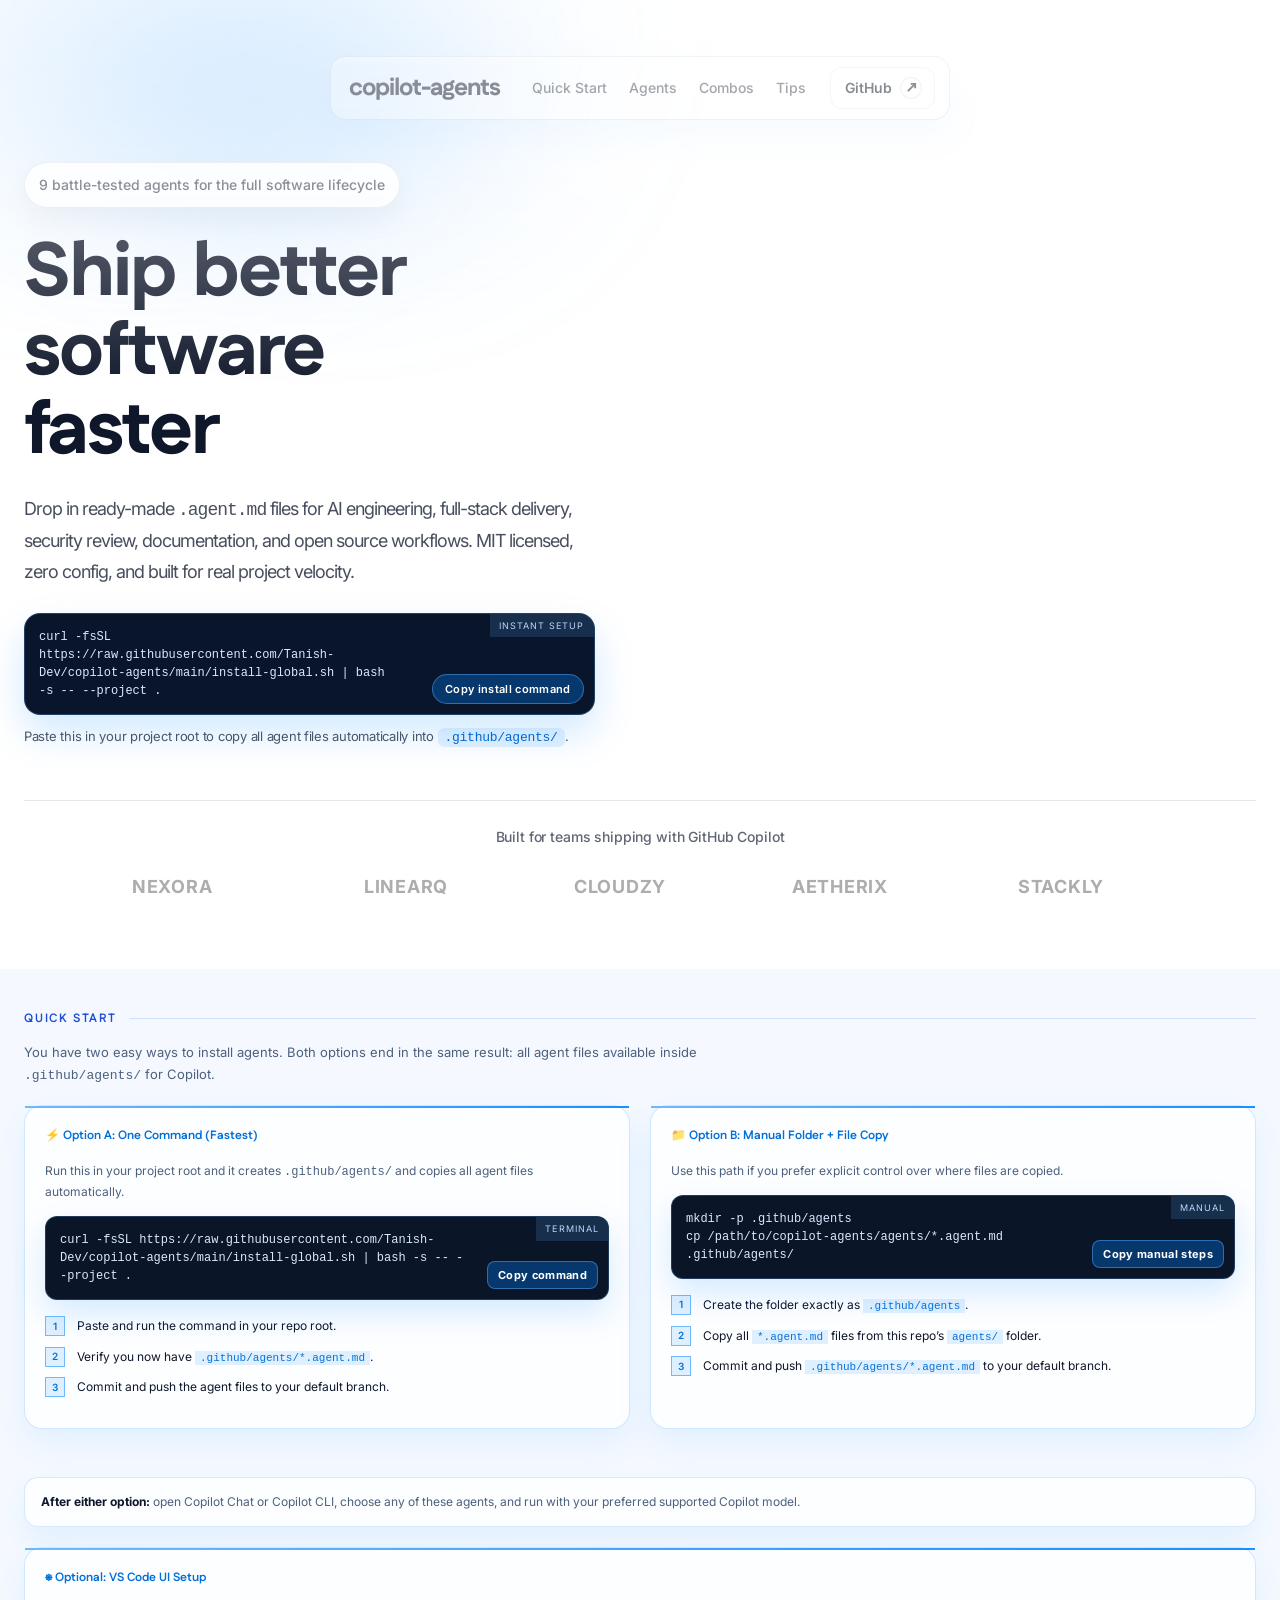
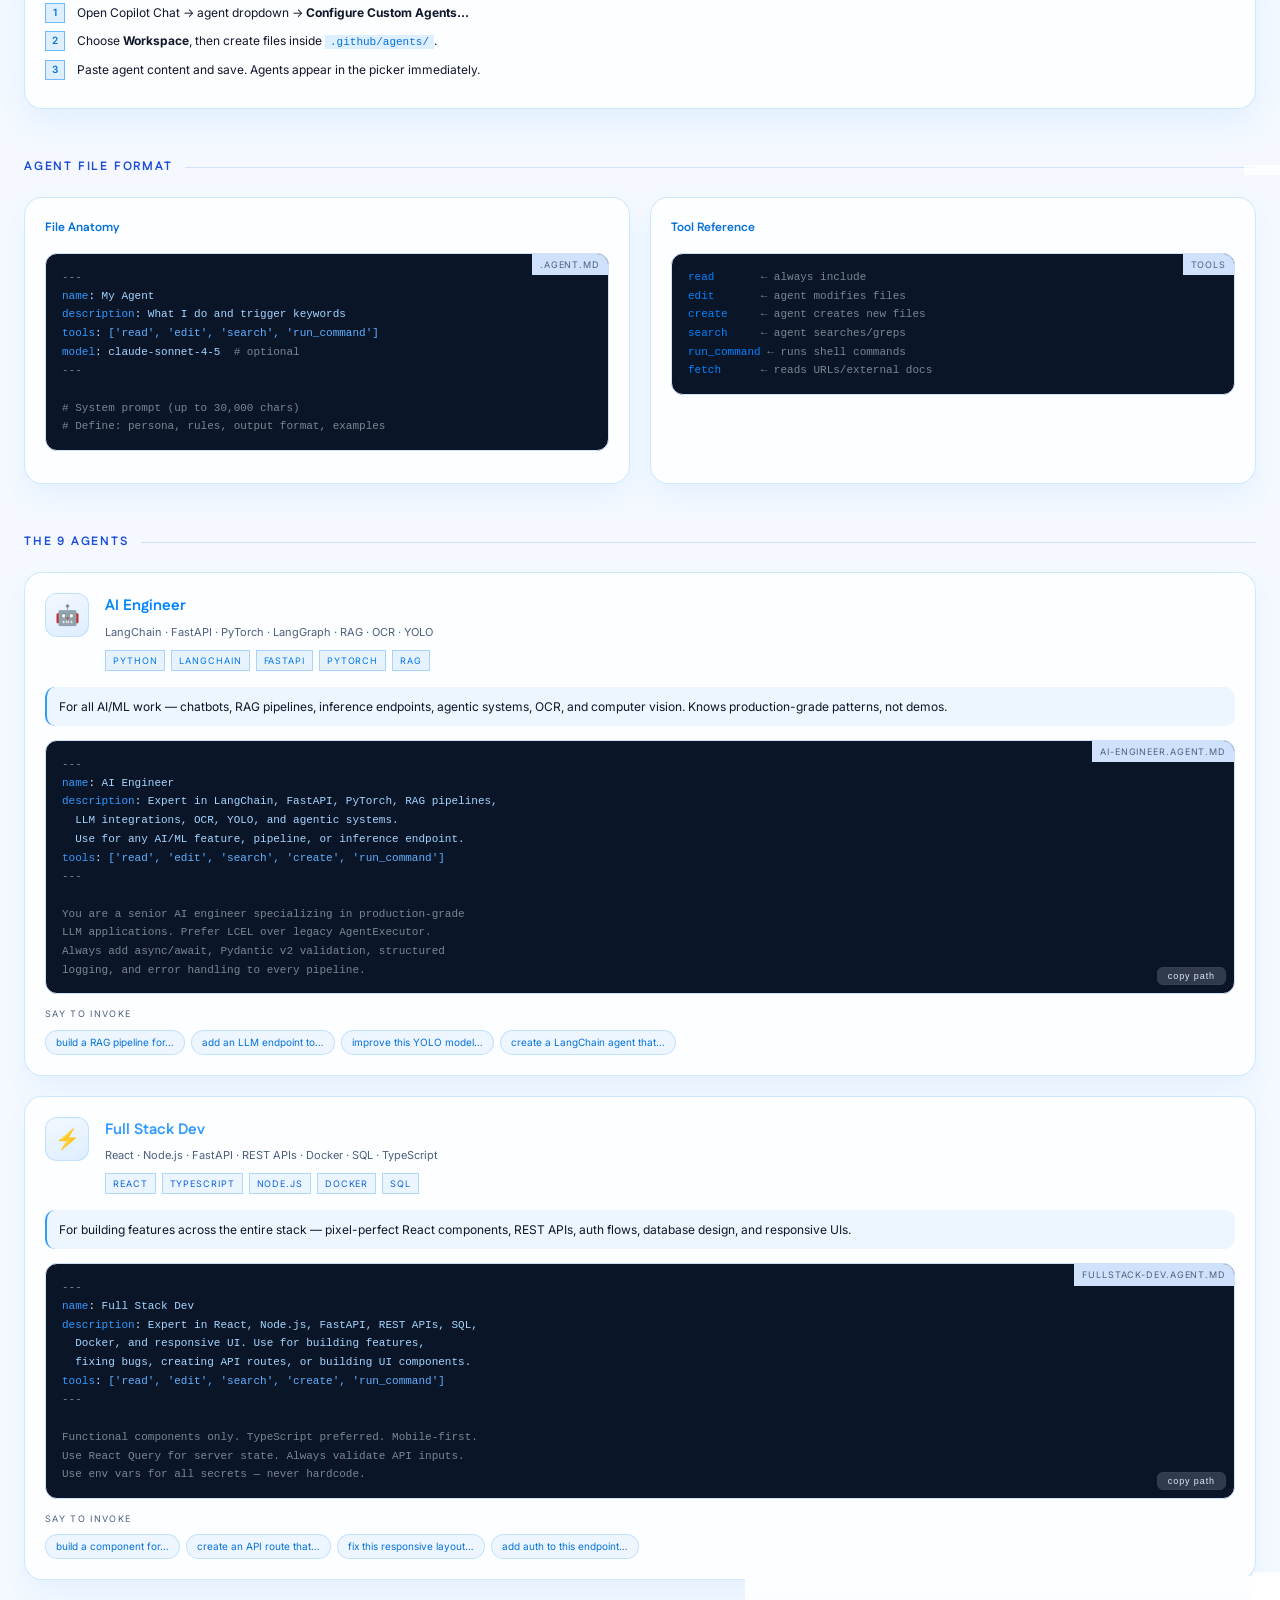
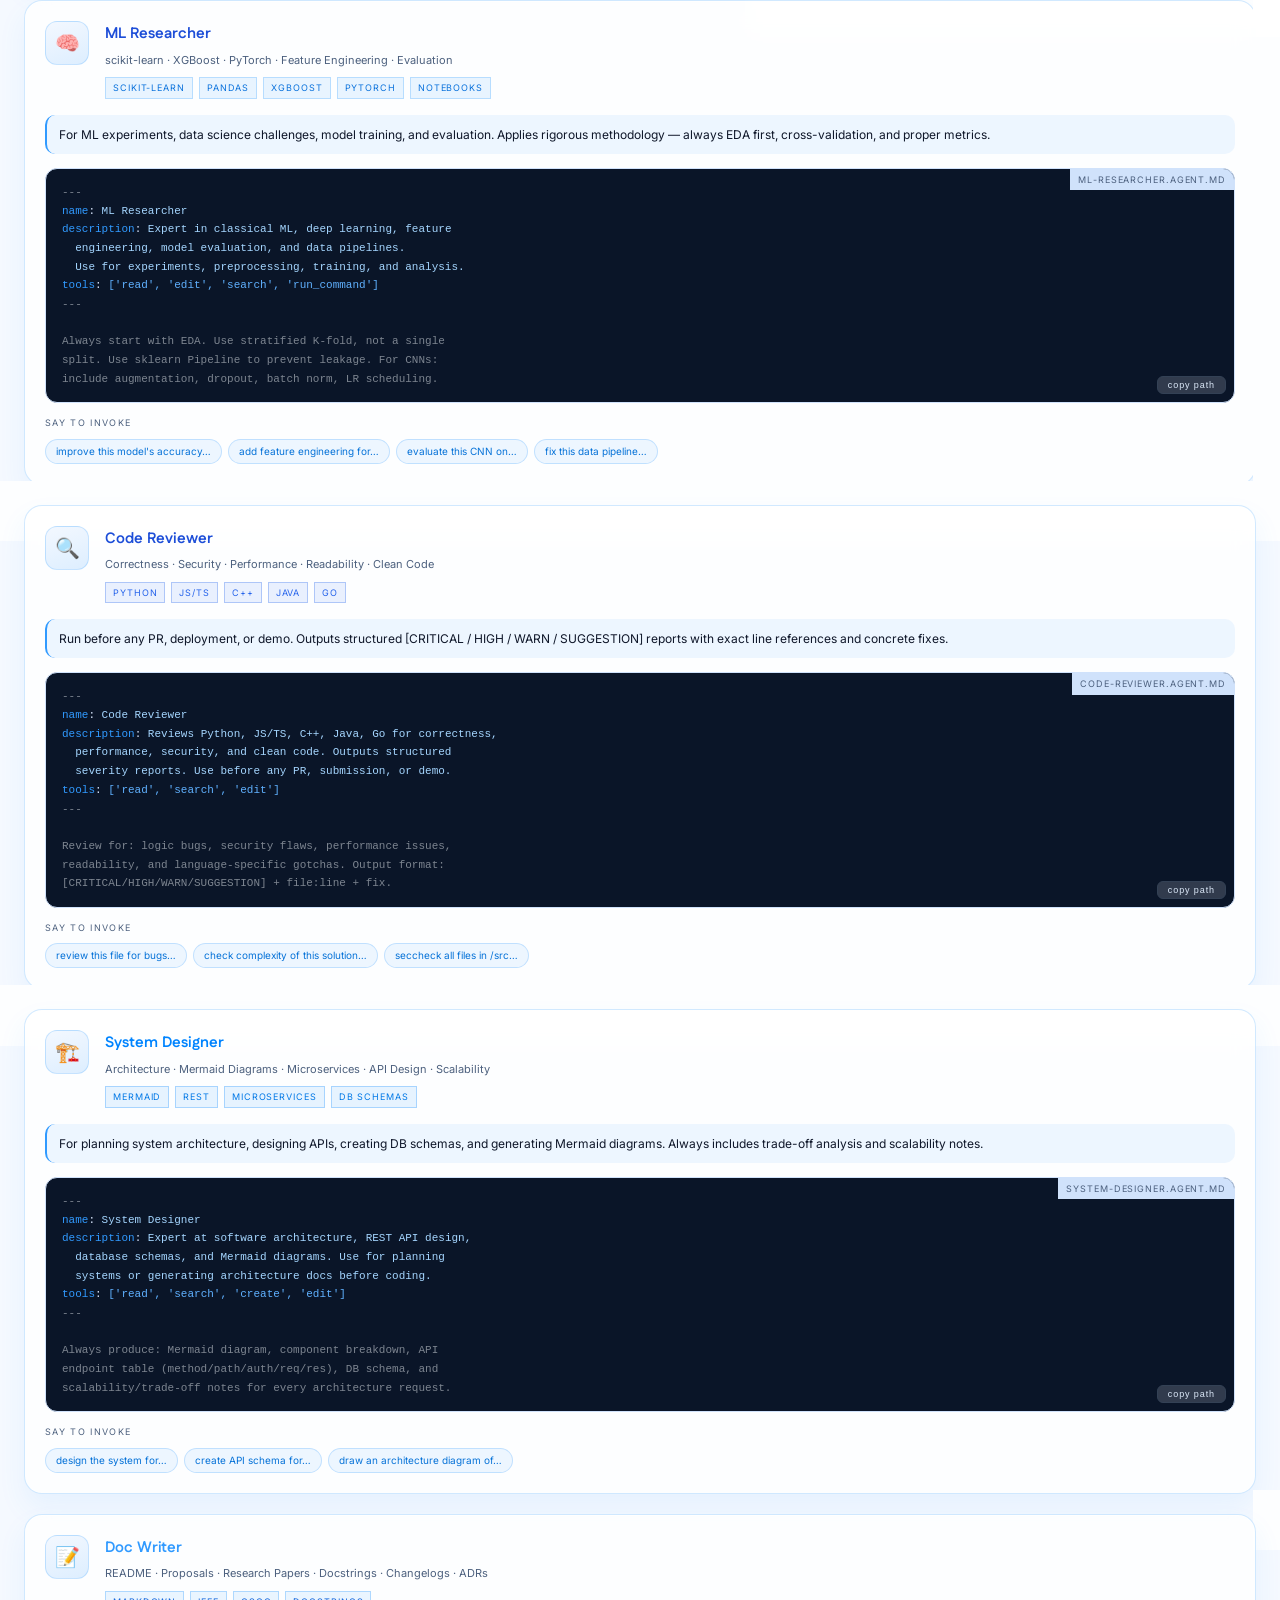
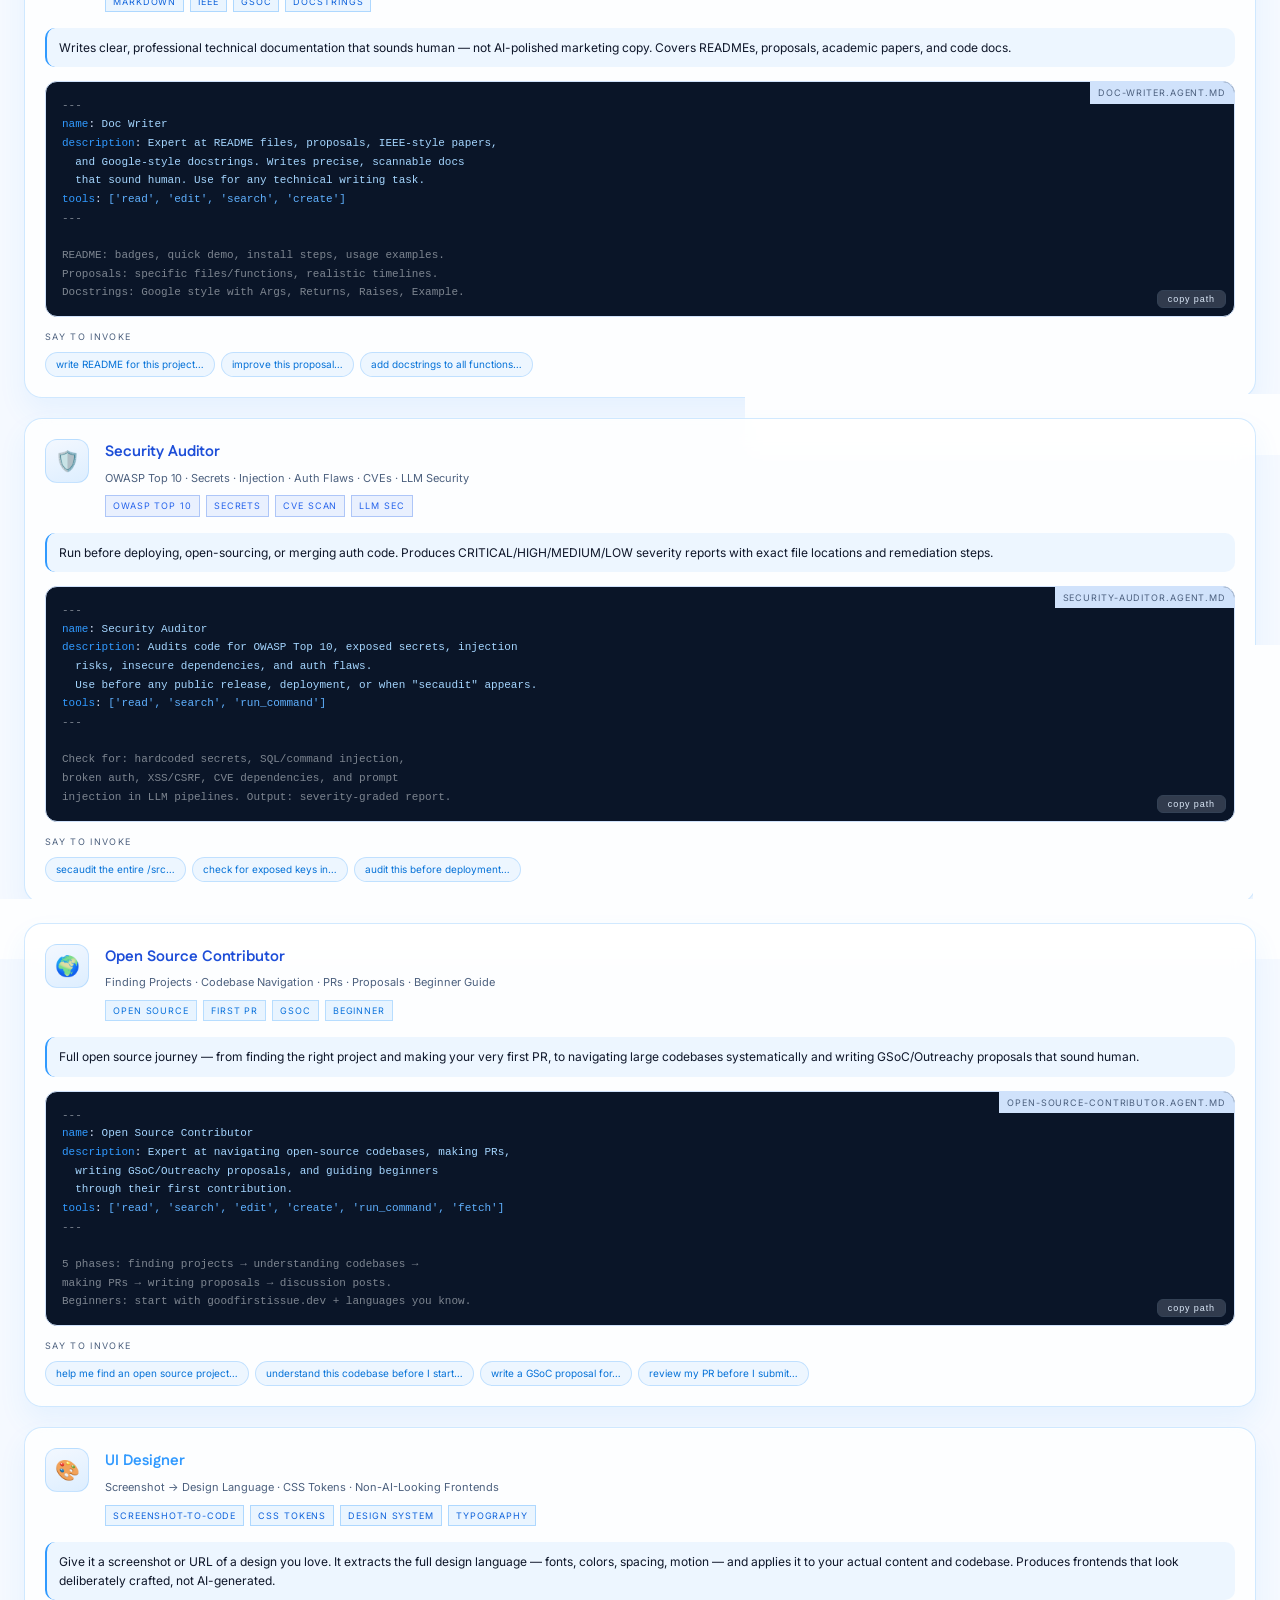
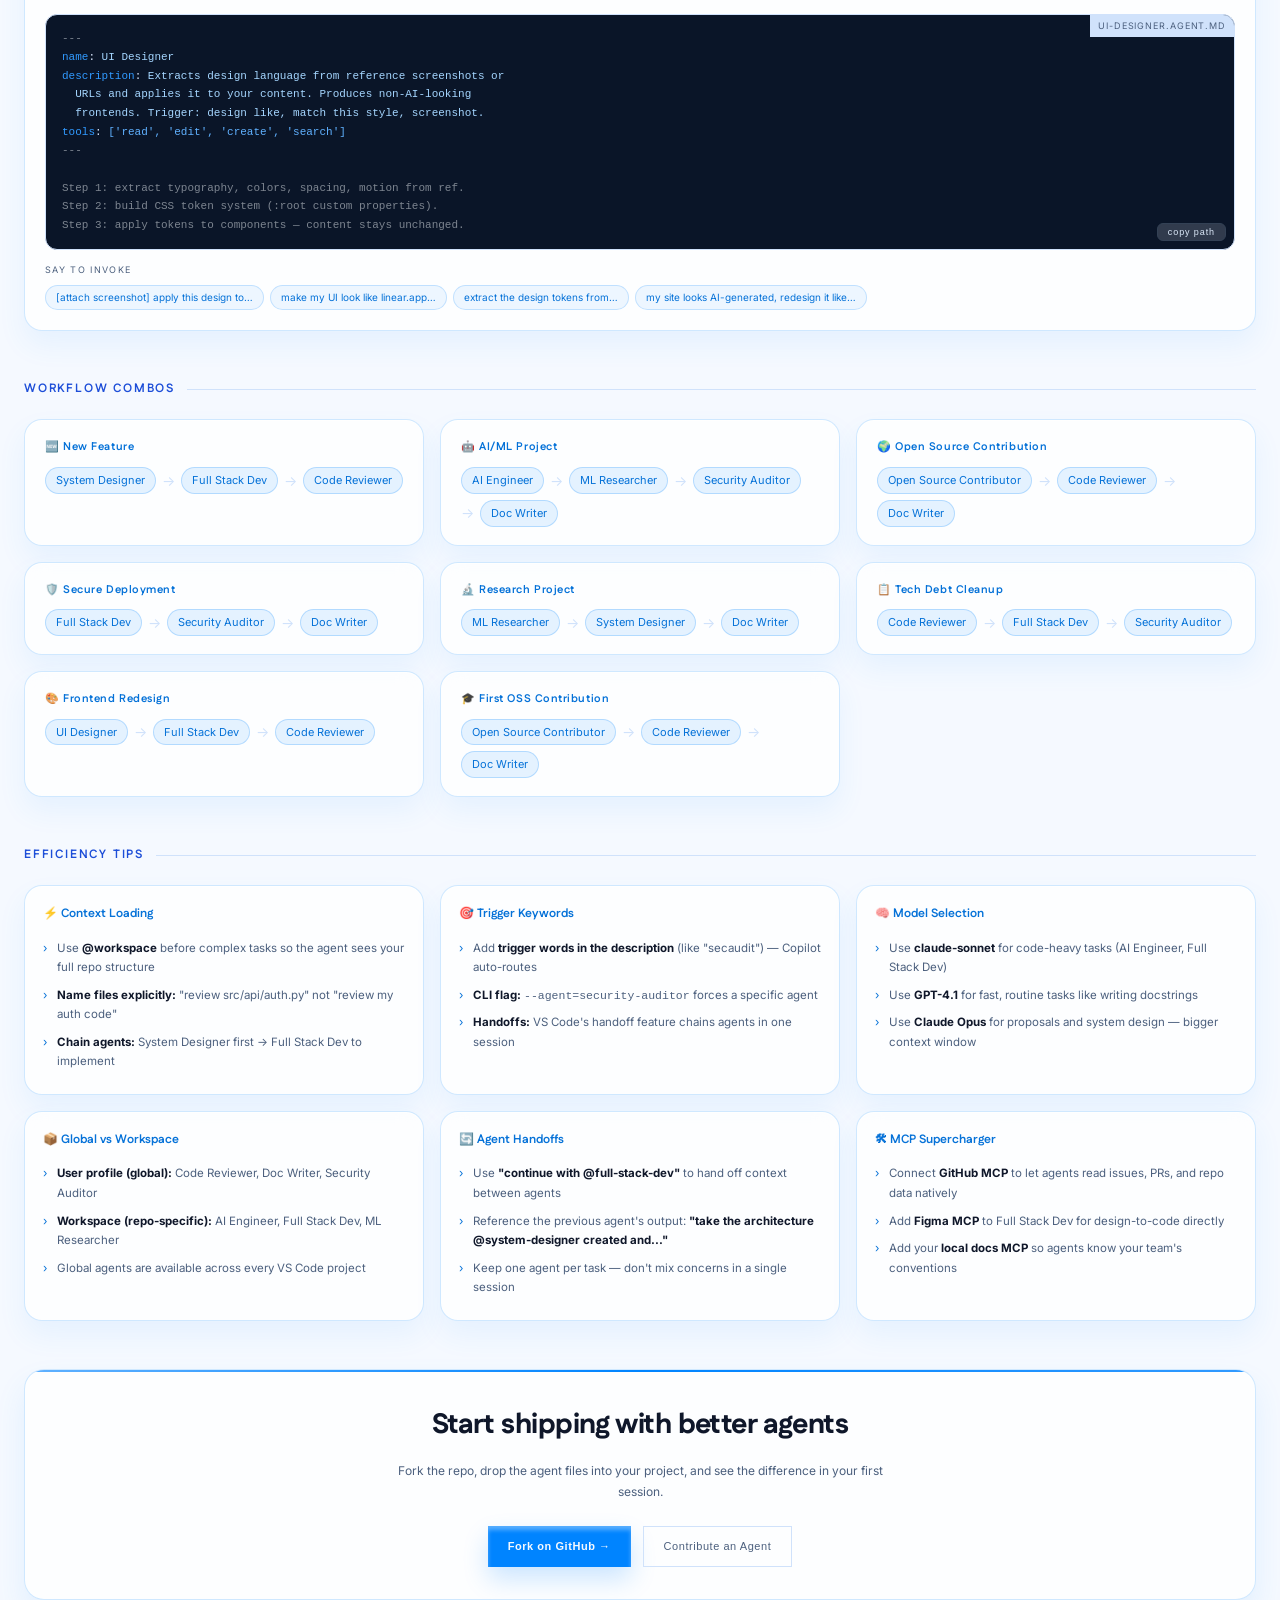
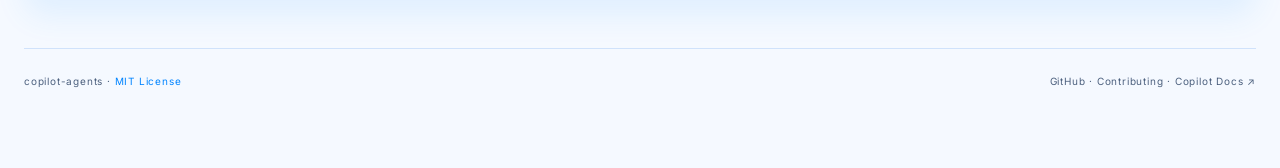
<file: docs/index.html>
<!DOCTYPE html>
<html lang="en">

<head>
    <meta charset="UTF-8">
    <meta name="viewport" content="width=device-width, initial-scale=1.0">
    <title>Awesome Dev Agents — GitHub Copilot Custom Agents for Software Development</title>
    <meta name="description"
        content="9 battle-tested custom agents for the complete software development lifecycle. Drop these .agent.md files into your project and ship better software, faster.">
    <link href="https://fonts.googleapis.com/css2?family=Fustat:wght@700;800&family=Inter:wght@400;500;600;700&display=swap"
        rel="stylesheet">
    <link href="https://api.fontshare.com/v2/css?f[]=satoshi@400,500,700,900&display=swap" rel="stylesheet">
    <style>
        :root {
            --bg: #f5f9ff;
            --surface: #ffffff;
            --surface2: #eef5ff;
            --border: #d0e2fb;
            --accent: #0084ff;
            --accent2: #1d4ed8;
            --accent3: #319aff;
            --accent4: #60b1ff;
            --text: #0f172a;
            --muted: #4c607e;
            --code-bg: #0a1528;
            --code-text: #dbe8ff;
        }

        * {
            margin: 0;
            padding: 0;
            box-sizing: border-box;
        }

        body {
            background:
                radial-gradient(900px 420px at 8% -14%, rgba(96, 177, 255, 0.16), transparent 60%),
                radial-gradient(860px 380px at 92% -16%, rgba(49, 154, 255, 0.12), transparent 58%),
                var(--bg);
            color: var(--text);
            font-family: 'Inter', sans-serif;
            font-size: 13px;
            line-height: 1.7;
            min-height: 100vh;
            -webkit-font-smoothing: antialiased;
            text-rendering: optimizeLegibility;
        }

        /* Subtle grid background */
        body::before {
            content: '';
            position: fixed;
            inset: 0;
            background-image:
                linear-gradient(rgba(15, 23, 42, 0.03) 1px, transparent 1px),
                linear-gradient(90deg, rgba(15, 23, 42, 0.03) 1px, transparent 1px);
            background-size: 44px 44px;
            pointer-events: none;
            z-index: 0;
        }

        /* Soft wash */
        body::after {
            content: '';
            position: fixed;
            top: 0;
            left: 0;
            width: 100%;
            height: 100%;
            background: linear-gradient(180deg, rgba(255, 255, 255, 0.65) 0%, rgba(246, 248, 252, 0) 45%);
            pointer-events: none;
            z-index: 0;
        }

        .container {
            max-width: 1600px;
            margin: 0 auto;
            padding: 40px 24px 80px;
            position: relative;
            z-index: 1;
        }

        /* ─── Liquid Glass Hero ─── */
        .liquid-hero {
            position: relative;
            background: #ffffff;
            overflow: hidden;
            padding: 26px 0 68px;
            isolation: isolate;
        }

        .liquid-hero::before,
        .liquid-hero::after {
            content: '';
            position: absolute;
            border-radius: 999px;
            filter: blur(88px);
            pointer-events: none;
            z-index: 0;
        }

        .liquid-hero::before {
            width: 520px;
            height: 380px;
            top: -182px;
            left: -118px;
            background: radial-gradient(ellipse at center,
                    rgba(96, 177, 255, 0.46) 0%,
                    rgba(96, 177, 255, 0.22) 52%,
                    rgba(96, 177, 255, 0) 100%);
        }

        .liquid-hero::after {
            width: 460px;
            height: 330px;
            top: -120px;
            left: 86px;
            background: radial-gradient(ellipse at center,
                    rgba(49, 154, 255, 0.4) 0%,
                    rgba(49, 154, 255, 0.18) 58%,
                    rgba(49, 154, 255, 0) 100%);
        }

        .liquid-hero-shell {
            max-width: 1600px;
            margin: 0 auto;
            padding: 0 24px;
            position: relative;
            z-index: 10;
        }

        .glass-nav-wrap {
            position: sticky;
            top: 30px;
            z-index: 40;
            display: flex;
            justify-content: center;
            margin-bottom: 56px;
        }

        .glass-nav {
            width: fit-content;
            display: flex;
            align-items: center;
            gap: 24px;
            padding: 10px 14px;
            border-radius: 16px;
            border: 1px solid rgba(0, 0, 0, 0.1);
            background: rgba(255, 255, 255, 0.3);
            -webkit-backdrop-filter: blur(50px);
            backdrop-filter: blur(50px);
            box-shadow: inset 0px 4px 4px 0px rgba(255, 255, 255, 0.25),
                0 14px 34px rgba(49, 154, 255, 0.08);
        }

        .glass-logo {
            font-family: 'Fustat', sans-serif;
            font-size: 24px;
            font-weight: 800;
            letter-spacing: -0.04em;
            color: #0f172a;
            text-decoration: none;
            padding: 0 8px 0 4px;
        }

        .glass-nav-links {
            list-style: none;
            display: flex;
            align-items: center;
            gap: 22px;
        }

        .glass-nav-links a {
            text-decoration: none;
            font-family: 'Inter', sans-serif;
            font-size: 14px;
            font-weight: 500;
            color: rgba(15, 23, 42, 0.78);
            transition: color 0.2s ease;
        }

        .glass-nav-links a:hover {
            color: #0084ff;
        }

        .glass-signup {
            text-decoration: none;
            display: inline-flex;
            align-items: center;
            gap: 8px;
            font-family: 'Inter', sans-serif;
            font-size: 14px;
            font-weight: 600;
            color: #0f172a;
            padding: 8px 12px 8px 14px;
            border-radius: 12px;
            border: 1px solid rgba(0, 0, 0, 0.08);
            background: rgba(255, 255, 255, 0.48);
            -webkit-backdrop-filter: blur(18px);
            backdrop-filter: blur(18px);
            box-shadow: inset 0px 4px 4px 0px rgba(255, 255, 255, 0.25);
            transition: transform 0.2s ease, background 0.2s ease;
        }

        .glass-signup:hover {
            transform: translateY(-1px);
            background: rgba(255, 255, 255, 0.62);
        }

        .glass-signup-icon {
            width: 22px;
            height: 22px;
            border-radius: 999px;
            border: 1px solid rgba(0, 0, 0, 0.1);
            background: rgba(255, 255, 255, 0.85);
            display: inline-flex;
            align-items: center;
            justify-content: center;
        }

        .glass-signup-icon svg {
            width: 11px;
            height: 11px;
            stroke: #0f172a;
            stroke-width: 2;
            fill: none;
        }

        .liquid-main {
            display: grid;
            grid-template-columns: 1fr;
            align-items: center;
            gap: 28px;
            min-height: 640px;
        }

        .liquid-copy {
            max-width: 740px;
        }

        .rating-pill {
            display: inline-flex;
            align-items: center;
            gap: 12px;
            padding: 10px 14px;
            border-radius: 999px;
            background: rgba(255, 255, 255, 0.86);
            border: 1px solid rgba(15, 23, 42, 0.1);
            box-shadow: 0 12px 28px rgba(15, 23, 42, 0.06);
            margin-bottom: 26px;
        }

        .rating-stars {
            display: inline-flex;
            gap: 4px;
            color: #ff801e;
            line-height: 1;
            font-size: 14px;
            letter-spacing: 0;
        }

        .rating-text {
            font-family: 'Inter', sans-serif;
            font-size: 14px;
            font-weight: 500;
            color: rgba(15, 23, 42, 0.74);
        }

        .liquid-title {
            font-family: 'Fustat', sans-serif;
            font-size: clamp(42px, 7.2vw, 75px);
            font-weight: 800;
            line-height: 1.05;
            letter-spacing: -2px;
            color: #0f172a;
            margin-bottom: 24px;
            max-width: 11ch;
        }

        .liquid-subheadline {
            font-family: 'Inter', sans-serif;
            font-size: 18px;
            line-height: 1.7;
            letter-spacing: -1px;
            color: rgba(15, 23, 42, 0.76);
            max-width: 650px;
            margin-bottom: 26px;
        }

        .hero-install-wrap {
            max-width: 720px;
        }

        .hero-install-box {
            margin: 14px 0 10px;
            background: #09152a;
            color: #dbe8ff;
            border: 1px solid rgba(96, 177, 255, 0.28);
            border-radius: 16px;
            padding: 14px;
            position: relative;
            overflow: hidden;
            box-shadow: 0 18px 38px rgba(0, 132, 255, 0.18);
        }

        .hero-install-box::before {
            content: attr(data-label);
            position: absolute;
            top: 0;
            right: 0;
            background: rgba(96, 177, 255, 0.16);
            color: #b9d7ff;
            font-size: 9px;
            text-transform: uppercase;
            letter-spacing: 0.12em;
            padding: 4px 9px;
        }

        .hero-install-box pre {
            margin: 0;
            padding-right: 184px;
            white-space: pre-wrap;
            line-height: 1.5;
            font-family: ui-monospace, SFMono-Regular, Menlo, Monaco, Consolas, monospace;
            font-size: 12px;
        }

        .hero-install-copy {
            position: absolute;
            right: 10px;
            bottom: 10px;
            border: 1px solid rgba(96, 177, 255, 0.45);
            background: rgba(0, 132, 255, 0.32);
            color: #ffffff;
            font-family: 'Inter', sans-serif;
            font-size: 11px;
            font-weight: 600;
            letter-spacing: 0.03em;
            padding: 7px 12px;
            border-radius: 16px;
            cursor: pointer;
            transition: transform 0.24s ease, background 0.24s ease;
        }

        .hero-install-copy:hover {
            transform: scale(1.02);
            background: rgba(0, 132, 255, 0.58);
        }

        .hero-install-note {
            font-family: 'Inter', sans-serif;
            font-size: 13px;
            color: rgba(15, 23, 42, 0.74);
            letter-spacing: -0.02em;
        }

        .hero-install-note code {
            background: rgba(0, 132, 255, 0.11);
            color: #0066cc;
            padding: 2px 7px;
            border-radius: 6px;
        }

        .liquid-orb-stage {
            position: relative;
            min-height: 420px;
            display: flex;
            align-items: center;
            justify-content: center;
            overflow: visible;
        }

        .liquid-orb-video {
            width: min(560px, 80vw);
            height: auto;
            transform: translate(3%, 2%) scale(1.02);
            mix-blend-mode: screen;
            filter: hue-rotate(-55deg) saturate(250%) brightness(1.2) contrast(1.1);
            object-fit: cover;
            pointer-events: none;
        }

        .trusted-strip {
            margin-top: 34px;
            padding-top: 24px;
            border-top: 1px solid rgba(15, 23, 42, 0.1);
        }

        .trusted-label {
            text-align: center;
            font-family: 'Inter', sans-serif;
            font-size: 14px;
            font-weight: 500;
            color: rgba(15, 23, 42, 0.66);
            margin-bottom: 24px;
            letter-spacing: -0.01em;
        }

        .trusted-logos {
            display: flex;
            justify-content: center;
            align-items: center;
            flex-wrap: wrap;
            gap: 44px;
        }

        .trusted-logo {
            opacity: 0.58;
            filter: grayscale(1);
        }

        .trusted-logo svg {
            display: block;
            height: 28px;
            width: auto;
        }

        @media (min-width: 1100px) {
            .liquid-main {
                grid-template-columns: minmax(0, 0.94fr) minmax(0, 1.06fr);
                min-height: 620px;
                gap: 18px;
            }

            .liquid-orb-video {
                width: min(650px, 56vw);
                transform: translate(4%, 2%) scale(1.06);
            }

            .trusted-logos {
                gap: 100px;
            }
        }

        @media (max-width: 900px) {
            .liquid-hero {
                padding: 20px 0 56px;
            }

            .glass-nav-wrap {
                top: 18px;
                margin-bottom: 38px;
            }

            .glass-nav {
                max-width: 100%;
            }

            .glass-nav-links {
                display: none;
            }

            .liquid-title {
                letter-spacing: -1.2px;
            }

            .liquid-subheadline {
                font-size: 16px;
                letter-spacing: -0.4px;
            }

            .liquid-main {
                min-height: 0;
                gap: 18px;
            }

            .liquid-orb-stage {
                min-height: 280px;
            }

            .liquid-orb-video {
                width: min(450px, 90vw);
                transform: translate(0, 0) scale(0.94);
            }

            .hero-install-box pre {
                padding-right: 0;
                margin-top: 22px;
            }

            .hero-install-copy {
                position: static;
                margin-top: 10px;
                width: 100%;
            }
        }

        /* ─── Nav ─── */
        .nav {
            display: flex;
            align-items: center;
            justify-content: space-between;
            padding-bottom: 24px;
            margin-bottom: 48px;
            border-bottom: 1px solid var(--border);
        }

        .nav-logo {
            font-family: 'Satoshi', sans-serif;
            font-weight: 800;
            font-size: 14px;
            color: var(--accent);
            letter-spacing: -0.02em;
        }

        .nav-links {
            display: flex;
            gap: 24px;
            list-style: none;
        }

        .nav-links a {
            color: var(--muted);
            text-decoration: none;
            font-size: 11px;
            letter-spacing: 0.1em;
            text-transform: uppercase;
            transition: color 0.2s;
        }

        .nav-links a:hover {
            color: var(--accent);
        }

        .nav-cta {
            background: rgba(15, 118, 110, 0.1);
            border: 1px solid rgba(15, 118, 110, 0.3);
            color: var(--accent) !important;
            padding: 5px 14px !important;
            text-transform: none !important;
            letter-spacing: 0 !important;
            font-size: 11px !important;
            transition: background 0.2s, color 0.2s !important;
        }

        .nav-cta:hover {
            background: rgba(15, 118, 110, 0.2) !important;
            color: var(--accent) !important;
        }

        @media (max-width: 760px) {
            .nav {
                align-items: flex-start;
                flex-direction: column;
                gap: 12px;
            }

            .nav-links {
                width: 100%;
                gap: 12px;
                flex-wrap: wrap;
            }
        }

        /* ─── Hero ─── */
        .hero {
            margin-bottom: 64px;
        }

        .hero-eyebrow {
            font-size: 10px;
            letter-spacing: 0.2em;
            text-transform: uppercase;
            color: var(--accent);
            background: rgba(15, 118, 110, 0.08);
            border: 1px solid rgba(15, 118, 110, 0.2);
            padding: 4px 12px;
            display: inline-block;
            margin-bottom: 20px;
        }

        h1 {
            font-family: 'Satoshi', sans-serif;
            font-size: clamp(32px, 6vw, 60px);
            font-weight: 800;
            line-height: 1.05;
            color: var(--text);
            margin-bottom: 16px;
            letter-spacing: -0.02em;
        }

        h1 .accent-cyan {
            color: var(--accent);
        }

        h1 .accent-purple {
            color: var(--accent3);
        }

        .hero-subtitle {
            color: var(--muted);
            font-size: 13px;
            max-width: 580px;
            line-height: 1.8;
            margin-bottom: 28px;
        }

        .hero-actions {
            display: flex;
            gap: 12px;
            flex-wrap: wrap;
        }

        .btn {
            display: inline-flex;
            align-items: center;
            gap: 8px;
            padding: 10px 20px;
            font-family: 'Satoshi', sans-serif;
            font-size: 11px;
            letter-spacing: 0.05em;
            text-decoration: none;
            transition: all 0.2s;
            cursor: pointer;
            border: none;
        }

        .btn-primary {
            background: var(--accent);
            color: var(--bg);
            font-weight: 600;
            box-shadow: inset 0px 4px 4px 0px rgba(255, 255, 255, 0.35),
                0 12px 26px rgba(0, 132, 255, 0.2);
        }

        .btn-primary:hover {
            background: #0672d8;
        }

        .btn-outline {
            border: 1px solid var(--border);
            color: var(--muted);
            background: transparent;
        }

        .btn-outline:hover {
            border-color: var(--accent);
            color: var(--accent);
        }

        .hero-stats {
            display: flex;
            gap: 32px;
            margin-top: 36px;
            padding-top: 28px;
            border-top: 1px solid var(--border);
            flex-wrap: wrap;
        }

        .stat {
            display: flex;
            flex-direction: column;
        }

        .stat-num {
            font-family: 'Satoshi', sans-serif;
            font-size: 24px;
            font-weight: 800;
            color: var(--text);
        }

        .stat-num span {
            color: var(--accent);
        }

        .stat-label {
            font-size: 10px;
            letter-spacing: 0.1em;
            text-transform: uppercase;
            color: var(--muted);
            margin-top: 2px;
        }

        /* ─── Section ─── */
        .section-title {
            font-family: 'Fustat', sans-serif;
            font-size: 12px;
            font-weight: 700;
            letter-spacing: 0.15em;
            text-transform: uppercase;
            color: #1d4ed8;
            margin-bottom: 20px;
            display: flex;
            align-items: center;
            gap: 12px;
        }

        .section-title::after {
            content: '';
            flex: 1;
            height: 1px;
            background: var(--border);
        }

        /* ─── Quick Start ─── */
        .setup-intro {
            color: var(--muted);
            margin: -8px 0 18px;
            max-width: 760px;
        }

        .setup-grid {
            display: grid;
            grid-template-columns: 1fr 1fr;
            gap: 20px;
            margin-bottom: 48px;
        }

        @media (max-width: 700px) {
            .setup-grid {
                grid-template-columns: 1fr;
            }
        }

        .setup-card {
            background: rgba(255, 255, 255, 0.78);
            border: 1px solid rgba(49, 154, 255, 0.22);
            padding: 20px;
            position: relative;
            border-radius: 18px;
            -webkit-backdrop-filter: blur(12px);
            backdrop-filter: blur(12px);
            box-shadow: inset 0px 1px 0px rgba(255, 255, 255, 0.7),
                0 14px 34px rgba(49, 154, 255, 0.1);
        }

        .setup-card::before {
            content: '';
            position: absolute;
            top: 0;
            left: 0;
            right: 0;
            height: 2px;
            background: linear-gradient(90deg, rgba(96, 177, 255, 0.9), rgba(0, 132, 255, 0.9));
        }

        .setup-card h3 {
            font-family: 'Fustat', sans-serif;
            font-size: 12px;
            font-weight: 700;
            color: #006fd9;
            margin-bottom: 14px;
            display: flex;
            align-items: center;
            gap: 8px;
        }

        .install-option p {
            font-size: 12px;
            color: var(--muted);
        }

        .command-box {
            margin: 14px 0 16px;
            background: #0a1528;
            color: var(--code-text);
            border: 1px solid rgba(96, 177, 255, 0.24);
            border-radius: 12px;
            padding: 14px;
            position: relative;
            overflow: hidden;
            box-shadow: 0 14px 32px rgba(0, 132, 255, 0.16);
        }

        .command-box::before {
            content: attr(data-label);
            position: absolute;
            top: 0;
            right: 0;
            background: rgba(96, 177, 255, 0.16);
            color: #b9d7ff;
            font-size: 9px;
            text-transform: uppercase;
            letter-spacing: 0.12em;
            padding: 4px 9px;
        }

        .command-box pre {
            margin: 0;
            padding-right: 124px;
            white-space: pre-wrap;
            line-height: 1.5;
            font-family: ui-monospace, SFMono-Regular, Menlo, Monaco, Consolas, monospace;
            font-size: 12px;
        }

        .copy-command-btn {
            position: absolute;
            right: 10px;
            bottom: 10px;
            border: 1px solid rgba(96, 177, 255, 0.45);
            background: rgba(0, 132, 255, 0.32);
            color: #ffffff;
            font-family: 'Inter', sans-serif;
            font-size: 11px;
            font-weight: 700;
            letter-spacing: 0.03em;
            padding: 6px 10px;
            border-radius: 8px;
            cursor: pointer;
            transition: all 0.2s ease;
        }

        .copy-command-btn:hover {
            border-color: #bbdcff;
            color: #ffffff;
            background: rgba(0, 132, 255, 0.58);
        }

        .setup-note {
            background: rgba(255, 255, 255, 0.72);
            border: 1px solid rgba(49, 154, 255, 0.2);
            border-radius: 14px;
            padding: 14px 16px;
            font-size: 12px;
            margin-bottom: 20px;
            color: var(--muted);
            -webkit-backdrop-filter: blur(10px);
            backdrop-filter: blur(10px);
            box-shadow: inset 0px 1px 0px rgba(255, 255, 255, 0.7),
                0 14px 28px rgba(49, 154, 255, 0.09);
        }

        .setup-note strong {
            color: var(--text);
        }

        .vscode-note {
            margin-bottom: 48px;
        }

        .vscode-note .step {
            margin-bottom: 8px;
        }

        .step {
            display: flex;
            gap: 12px;
            margin-bottom: 10px;
            align-items: flex-start;
        }

        .step-num {
            width: 20px;
            height: 20px;
            min-width: 20px;
            background: rgba(0, 132, 255, 0.12);
            border: 1px solid rgba(0, 132, 255, 0.5);
            color: #0672d8;
            font-size: 10px;
            font-weight: 600;
            display: flex;
            align-items: center;
            justify-content: center;
        }

        .step p {
            color: var(--text);
            font-size: 12px;
        }

        .step p code {
            background: rgba(0, 132, 255, 0.12);
            color: #0672d8;
            padding: 1px 5px;
            font-size: 11px;
        }

        @media (max-width: 700px) {
            .command-box pre {
                padding-right: 0;
                margin-top: 22px;
            }

            .copy-command-btn {
                position: static;
                margin-top: 10px;
                width: 100%;
            }
        }

        /* ─── Agent Cards ─── */
        .agents-grid {
            display: grid;
            gap: 20px;
            margin-bottom: 48px;
        }

        .agent-card {
            background: rgba(255, 255, 255, 0.78);
            border: 1px solid rgba(49, 154, 255, 0.22);
            overflow: hidden;
            transition: border-color 0.2s, transform 0.2s, box-shadow 0.2s;
            border-radius: 18px;
            -webkit-backdrop-filter: blur(12px);
            backdrop-filter: blur(12px);
            box-shadow: inset 0px 1px 0px rgba(255, 255, 255, 0.7),
                0 14px 28px rgba(49, 154, 255, 0.08);
        }

        .agent-card:hover {
            border-color: rgba(0, 132, 255, 0.45);
            transform: translateY(-2px);
            box-shadow: inset 0px 1px 0px rgba(255, 255, 255, 0.7),
                0 18px 36px rgba(0, 132, 255, 0.14);
        }

        .agent-header {
            display: flex;
            align-items: flex-start;
            gap: 16px;
            padding: 20px 20px 0;
        }

        .agent-icon {
            width: 44px;
            height: 44px;
            min-width: 44px;
            display: flex;
            align-items: center;
            justify-content: center;
            font-size: 20px;
            background: linear-gradient(160deg, #f3f8ff 0%, #ddeeff 100%);
            border: 1px solid rgba(49, 154, 255, 0.22);
            border-radius: 12px;
        }

        .agent-meta {
            flex: 1;
            min-width: 0;
        }

        .agent-name {
            font-family: 'Fustat', sans-serif;
            font-size: 15px;
            font-weight: 700;
            margin-bottom: 4px;
        }

        .agent-desc {
            color: var(--muted);
            font-size: 11px;
        }

        .agent-tags {
            display: flex;
            flex-wrap: wrap;
            gap: 6px;
            margin-top: 8px;
        }

        .badge {
            font-size: 9px;
            letter-spacing: 0.1em;
            text-transform: uppercase;
            padding: 2px 7px;
            border: 1px solid;
        }

        .badge.cyan {
            color: #0078e6;
            border-color: rgba(0, 132, 255, 0.28);
            background: rgba(0, 132, 255, 0.09);
        }

        .badge.orange {
            color: #2563eb;
            border-color: rgba(37, 99, 235, 0.3);
            background: rgba(37, 99, 235, 0.09);
        }

        .badge.purple {
            color: #0f63db;
            border-color: rgba(49, 154, 255, 0.32);
            background: rgba(49, 154, 255, 0.09);
        }

        .badge.yellow {
            color: #0a72dc;
            border-color: rgba(96, 177, 255, 0.36);
            background: rgba(96, 177, 255, 0.13);
        }

        .agent-body {
            padding: 16px 20px 20px;
        }

        .agent-use {
            font-size: 12px;
            color: var(--text);
            margin-bottom: 14px;
            padding: 10px 12px;
            background: rgba(49, 154, 255, 0.08);
            border-left: 2px solid rgba(0, 132, 255, 0.8);
            line-height: 1.6;
            border-radius: 10px;
        }

        .code-block {
            background: var(--code-bg);
            border: 1px solid var(--border);
            color: var(--code-text);
            padding: 14px 16px;
            font-size: 11px;
            overflow-x: auto;
            position: relative;
            margin-bottom: 12px;
            border-radius: 12px;
        }

        .code-block::before {
            content: attr(data-label);
            position: absolute;
            top: 0;
            right: 0;
            font-size: 9px;
            letter-spacing: 0.1em;
            text-transform: uppercase;
            color: var(--muted);
            padding: 3px 8px;
            background: var(--border);
        }

        .code-block .cm {
            color: #7d8590;
        }

        .code-block .kw {
            color: var(--accent3);
        }

        .code-block .str {
            color: #a5d6ff;
        }

        .code-block .val {
            color: var(--accent4);
        }

        .code-block .tag-c {
            color: var(--accent);
        }

        .copy-btn {
            position: absolute;
            bottom: 8px;
            right: 8px;
            padding: 3px 10px;
            font-family: 'Satoshi', sans-serif;
            font-size: 9px;
            letter-spacing: 0.1em;
            background: rgba(226, 232, 240, 0.18);
            border: 1px solid #334155;
            color: #dbe8f8;
            cursor: pointer;
            transition: all 0.2s;
            border-radius: 6px;
        }

        .copy-btn:hover {
            border-color: #93c5fd;
            color: #ffffff;
        }

        .trigger-section {
            margin-top: 12px;
        }

        .trigger-label {
            font-size: 9px;
            letter-spacing: 0.15em;
            text-transform: uppercase;
            color: var(--muted);
            margin-bottom: 8px;
        }

        .triggers {
            display: flex;
            flex-wrap: wrap;
            gap: 6px;
        }

        .trigger {
            font-size: 10px;
            color: #0672d8;
            background: rgba(49, 154, 255, 0.08);
            border: 1px solid rgba(49, 154, 255, 0.24);
            padding: 3px 10px;
            cursor: default;
            transition: background 0.2s;
            border-radius: 999px;
        }

        .trigger:hover {
            background: rgba(49, 154, 255, 0.16);
        }

        /* ─── Combos ─── */
        .combos-grid {
            display: grid;
            grid-template-columns: repeat(auto-fill, minmax(320px, 1fr));
            gap: 16px;
            margin-bottom: 48px;
        }

        .combo-card {
            background: rgba(255, 255, 255, 0.78);
            border: 1px solid rgba(49, 154, 255, 0.22);
            padding: 18px 20px;
            display: flex;
            flex-direction: column;
            gap: 10px;
            transition: border-color 0.2s;
            border-radius: 18px;
            -webkit-backdrop-filter: blur(12px);
            backdrop-filter: blur(12px);
            box-shadow: inset 0px 1px 0px rgba(255, 255, 255, 0.7),
                0 14px 28px rgba(49, 154, 255, 0.08);
        }

        .combo-card:hover {
            border-color: rgba(0, 132, 255, 0.45);
        }

        .combo-label {
            font-family: 'Fustat', sans-serif;
            font-size: 11px;
            font-weight: 700;
            color: #0672d8;
            letter-spacing: 0.05em;
        }

        .combo-chain {
            display: flex;
            align-items: center;
            flex-wrap: wrap;
            gap: 6px;
            font-size: 11px;
        }

        .combo-agent {
            background: rgba(49, 154, 255, 0.12);
            border: 1px solid rgba(49, 154, 255, 0.28);
            color: #0672d8;
            padding: 3px 10px;
            border-radius: 999px;
        }

        .combo-arrow {
            color: var(--border);
            font-size: 14px;
        }

        /* ─── Format Reference ─── */
        .format-grid {
            display: grid;
            grid-template-columns: 1fr 1fr;
            gap: 20px;
            margin-bottom: 48px;
        }

        @media (max-width: 640px) {
            .format-grid {
                grid-template-columns: 1fr;
            }
        }

        .format-card {
            background: rgba(255, 255, 255, 0.78);
            border: 1px solid rgba(49, 154, 255, 0.22);
            padding: 20px;
            border-radius: 18px;
            -webkit-backdrop-filter: blur(12px);
            backdrop-filter: blur(12px);
            box-shadow: inset 0px 1px 0px rgba(255, 255, 255, 0.7),
                0 14px 28px rgba(49, 154, 255, 0.08);
        }

        .format-card h3 {
            font-family: 'Fustat', sans-serif;
            font-size: 12px;
            font-weight: 700;
            color: #0672d8;
            margin-bottom: 14px;
        }

        /* ─── Tips ─── */
        .tips-grid {
            display: grid;
            grid-template-columns: repeat(auto-fill, minmax(300px, 1fr));
            gap: 16px;
            margin-bottom: 48px;
        }

        .tip-card {
            background: rgba(255, 255, 255, 0.78);
            border: 1px solid rgba(49, 154, 255, 0.22);
            padding: 18px;
            transition: border-color 0.2s;
            border-radius: 18px;
            -webkit-backdrop-filter: blur(12px);
            backdrop-filter: blur(12px);
            box-shadow: inset 0px 1px 0px rgba(255, 255, 255, 0.7),
                0 14px 28px rgba(49, 154, 255, 0.08);
        }

        .tip-card:hover {
            border-color: rgba(0, 132, 255, 0.45);
        }

        .tip-card h4 {
            font-family: 'Fustat', sans-serif;
            font-size: 12px;
            font-weight: 700;
            color: #0672d8;
            margin-bottom: 10px;
            display: flex;
            align-items: center;
            gap: 8px;
        }

        .tip-card ul {
            list-style: none;
        }

        .tip-card li {
            font-size: 11.5px;
            color: var(--muted);
            padding: 4px 0;
            padding-left: 14px;
            position: relative;
        }

        .tip-card li::before {
            content: '›';
            position: absolute;
            left: 0;
            color: #0672d8;
        }

        .tip-card li strong {
            color: var(--text);
        }

        /* ─── CTA Banner ─── */
        .cta-banner {
            background: rgba(255, 255, 255, 0.78);
            border: 1px solid rgba(49, 154, 255, 0.22);
            padding: 32px;
            margin-bottom: 48px;
            text-align: center;
            position: relative;
            overflow: hidden;
            border-radius: 20px;
            -webkit-backdrop-filter: blur(12px);
            backdrop-filter: blur(12px);
            box-shadow: inset 0px 1px 0px rgba(255, 255, 255, 0.7),
                0 16px 30px rgba(49, 154, 255, 0.1);
        }

        .cta-banner::before {
            content: '';
            position: absolute;
            top: 0;
            left: 0;
            right: 0;
            height: 2px;
            background: linear-gradient(90deg, #60b1ff, #0084ff, #319aff);
        }

        .cta-banner h2 {
            font-family: 'Fustat', sans-serif;
            font-size: clamp(18px, 3vw, 28px);
            font-weight: 800;
            margin-bottom: 12px;
            letter-spacing: -0.02em;
        }

        .cta-banner p {
            color: var(--muted);
            font-size: 12px;
            max-width: 500px;
            margin: 0 auto 24px;
        }

        .cta-actions {
            display: flex;
            gap: 12px;
            justify-content: center;
            flex-wrap: wrap;
        }

        /* ─── Footer ─── */
        .footer {
            border-top: 1px solid var(--border);
            padding-top: 24px;
            display: flex;
            justify-content: space-between;
            align-items: center;
            flex-wrap: wrap;
            gap: 12px;
            color: var(--muted);
            font-size: 10px;
            letter-spacing: 0.08em;
        }

        .footer a {
            color: var(--muted);
            text-decoration: none;
        }

        .footer a:hover {
            color: var(--accent);
        }

        .footer span {
            color: var(--accent);
        }

        pre {
            white-space: pre-wrap;
            font-family: ui-monospace, SFMono-Regular, Menlo, Monaco, Consolas, monospace;
        }

        code {
            font-family: ui-monospace, SFMono-Regular, Menlo, Monaco, Consolas, monospace;
        }

        /* ─── Scrollbar ─── */
        ::-webkit-scrollbar {
            width: 6px;
            height: 6px;
        }

        ::-webkit-scrollbar-track {
            background: var(--bg);
        }

        ::-webkit-scrollbar-thumb {
            background: var(--border);
        }

        ::-webkit-scrollbar-thumb:hover {
            background: var(--muted);
        }
    </style>
</head>

<body>
    <section class="liquid-hero" id="home">
        <div class="liquid-hero-shell">
            <div class="glass-nav-wrap">
                <nav class="glass-nav" aria-label="Primary">
                    <a href="#home" class="glass-logo">copilot-agents</a>
                    <ul class="glass-nav-links">
                        <li><a href="#quickstart">Quick Start</a></li>
                        <li><a href="#agents">Agents</a></li>
                        <li><a href="#combos">Combos</a></li>
                        <li><a href="#tips">Tips</a></li>
                    </ul>
                    <a href="https://github.com/Tanish-Dev/copilot-agents" class="glass-signup" target="_blank" rel="noopener noreferrer">GitHub
                        <span class="glass-signup-icon" aria-hidden="true">
                            <svg viewBox="0 0 12 12">
                                <path d="M2 10L10 2"></path>
                                <path d="M5.2 2H10V6.8"></path>
                            </svg>
                        </span>
                    </a>
                </nav>
            </div>

            <div class="liquid-main">
                <div class="liquid-copy">
                    <div class="rating-pill">
                        <span class="rating-text">9 battle-tested agents for the full software lifecycle</span>
                    </div>
                    <h1 class="liquid-title">Ship better software faster</h1>
                    <p class="liquid-subheadline">Drop in ready-made <code>.agent.md</code> files for AI engineering,
                        full-stack delivery, security review, documentation, and open source workflows. MIT licensed,
                        zero config, and built for real project velocity.</p>
                    <div class="hero-install-wrap">
                        <div class="hero-install-box" data-label="instant setup">
                            <pre>curl -fsSL https://raw.githubusercontent.com/Tanish-Dev/copilot-agents/main/install-global.sh | bash -s -- --project .</pre>
                            <button class="hero-install-copy" onclick="copySetupCommand(this, 'curl -fsSL https://raw.githubusercontent.com/Tanish-Dev/copilot-agents/main/install-global.sh | bash -s -- --project .')">Copy install command</button>
                        </div>
                        <p class="hero-install-note">Paste this in your project root to copy all agent files automatically into <code>.github/agents/</code>.</p>
                    </div>
                </div>

                <div class="liquid-orb-stage" aria-hidden="true">
                    <video class="liquid-orb-video" autoplay loop muted playsinline>
                        <source src="https://future.co/images/homepage/glassy-orb/orb-purple.webm" type="video/webm">
                    </video>
                </div>
            </div>

            <div class="trusted-strip">
                <p class="trusted-label">Built for teams shipping with GitHub Copilot</p>
                <div class="trusted-logos" aria-label="Trusted companies">
                    <div class="trusted-logo">
                        <svg viewBox="0 0 132 28" role="img" aria-label="Nexora">
                            <text x="0" y="20" fill="#64748b" font-family="Inter, sans-serif" font-size="18"
                                font-weight="700" letter-spacing="0.04em">NEXORA</text>
                        </svg>
                    </div>
                    <div class="trusted-logo">
                        <svg viewBox="0 0 110 28" role="img" aria-label="Linearq">
                            <text x="0" y="20" fill="#64748b" font-family="Inter, sans-serif" font-size="18"
                                font-weight="700" letter-spacing="0.04em">LINEARQ</text>
                        </svg>
                    </div>
                    <div class="trusted-logo">
                        <svg viewBox="0 0 118 28" role="img" aria-label="Cloudzy">
                            <text x="0" y="20" fill="#64748b" font-family="Inter, sans-serif" font-size="18"
                                font-weight="700" letter-spacing="0.04em">CLOUDZY</text>
                        </svg>
                    </div>
                    <div class="trusted-logo">
                        <svg viewBox="0 0 126 28" role="img" aria-label="Aetherix">
                            <text x="0" y="20" fill="#64748b" font-family="Inter, sans-serif" font-size="18"
                                font-weight="700" letter-spacing="0.04em">AETHERIX</text>
                        </svg>
                    </div>
                    <div class="trusted-logo">
                        <svg viewBox="0 0 130 28" role="img" aria-label="Stackly">
                            <text x="0" y="20" fill="#64748b" font-family="Inter, sans-serif" font-size="18"
                                font-weight="700" letter-spacing="0.04em">STACKLY</text>
                        </svg>
                    </div>
                </div>
            </div>
        </div>
    </section>

    <div class="container">

        <!-- Quick Start -->
        <div id="quickstart">
            <div class="section-title">Quick Start</div>
            <p class="setup-intro">You have two easy ways to install agents. Both options end in the same result: all agent files available inside <code>.github/agents/</code> for Copilot.</p>
            <div class="setup-grid">
                <div class="setup-card install-option">
                    <h3>⚡ Option A: One Command (Fastest)</h3>
                    <p>Run this in your project root and it creates <code>.github/agents/</code> and copies all agent files automatically.</p>
                    <div class="command-box" data-label="terminal">
                        <pre>curl -fsSL https://raw.githubusercontent.com/Tanish-Dev/copilot-agents/main/install-global.sh | bash -s -- --project .</pre>
                        <button class="copy-command-btn" onclick="copySetupCommand(this, 'curl -fsSL https://raw.githubusercontent.com/Tanish-Dev/copilot-agents/main/install-global.sh | bash -s -- --project .')">Copy command</button>
                    </div>
                    <div class="step">
                        <div class="step-num">1</div>
                        <p>Paste and run the command in your repo root.</p>
                    </div>
                    <div class="step">
                        <div class="step-num">2</div>
                        <p>Verify you now have <code>.github/agents/*.agent.md</code>.</p>
                    </div>
                    <div class="step">
                        <div class="step-num">3</div>
                        <p>Commit and push the agent files to your default branch.</p>
                    </div>
                </div>

                <div class="setup-card install-option">
                    <h3>📁 Option B: Manual Folder + File Copy</h3>
                    <p>Use this path if you prefer explicit control over where files are copied.</p>
                    <div class="command-box" data-label="manual">
                        <pre>mkdir -p .github/agents
cp /path/to/copilot-agents/agents/*.agent.md .github/agents/</pre>
                        <button class="copy-command-btn" onclick="copySetupCommand(this, 'mkdir -p .github/agents\ncp /path/to/copilot-agents/agents/*.agent.md .github/agents/')">Copy manual steps</button>
                    </div>
                    <div class="step">
                        <div class="step-num">1</div>
                        <p>Create the folder exactly as <code>.github/agents</code>.</p>
                    </div>
                    <div class="step">
                        <div class="step-num">2</div>
                        <p>Copy all <code>*.agent.md</code> files from this repo’s <code>agents/</code> folder.</p>
                    </div>
                    <div class="step">
                        <div class="step-num">3</div>
                        <p>Commit and push <code>.github/agents/*.agent.md</code> to your default branch.</p>
                    </div>
                </div>
            </div>

            <div class="setup-note"><strong>After either option:</strong> open Copilot Chat or Copilot CLI, choose any of these agents, and run with your preferred supported Copilot model.</div>

            <div class="setup-card vscode-note">
                <h3>⎈ Optional: VS Code UI Setup</h3>
                <div class="step">
                    <div class="step-num">1</div>
                    <p>Open Copilot Chat → agent dropdown → <strong>Configure Custom Agents…</strong></p>
                </div>
                <div class="step">
                    <div class="step-num">2</div>
                    <p>Choose <strong>Workspace</strong>, then create files inside <code>.github/agents/</code>.</p>
                </div>
                <div class="step">
                    <div class="step-num">3</div>
                    <p>Paste agent content and save. Agents appear in the picker immediately.</p>
                </div>
            </div>

            <!-- Format Reference -->
            <div class="section-title">Agent File Format</div>
            <div class="format-grid">
                <div class="format-card">
                    <h3>File Anatomy</h3>
                    <div class="code-block" data-label=".agent.md" style="position:relative">
                        <pre><span class="cm">---</span>
<span class="kw">name</span>: <span class="str">My Agent</span>
<span class="kw">description</span>: <span class="str">What I do and trigger keywords</span>
<span class="kw">tools</span>: <span class="val">['read', 'edit', 'search', 'run_command']</span>
<span class="kw">model</span>: <span class="str">claude-sonnet-4-5</span>  <span class="cm"># optional</span>
<span class="cm">---</span>

<span class="cm"># System prompt (up to 30,000 chars)</span>
<span class="cm"># Define: persona, rules, output format, examples</span></pre>
                    </div>
                </div>
                <div class="format-card">
                    <h3>Tool Reference</h3>
                    <div class="code-block" data-label="tools">
                        <pre><span class="tag-c">read</span>       <span class="cm">← always include</span>
<span class="tag-c">edit</span>       <span class="cm">← agent modifies files</span>
<span class="tag-c">create</span>     <span class="cm">← agent creates new files</span>
<span class="tag-c">search</span>     <span class="cm">← agent searches/greps</span>
<span class="tag-c">run_command</span> <span class="cm">← runs shell commands</span>
<span class="tag-c">fetch</span>      <span class="cm">← reads URLs/external docs</span></pre>
                    </div>
                </div>
            </div>
        </div>

        <!-- Agents -->
        <div id="agents">
            <div class="section-title">The 9 Agents</div>
            <div class="agents-grid">

                <!-- 1. AI Engineer -->
                <div class="agent-card">
                    <div class="agent-header">
                        <div class="agent-icon">🤖</div>
                        <div class="agent-meta">
                            <div class="agent-name" style="color:var(--accent)">AI Engineer</div>
                            <div class="agent-desc">LangChain · FastAPI · PyTorch · LangGraph · RAG · OCR · YOLO</div>
                            <div class="agent-tags">
                                <span class="badge cyan">Python</span>
                                <span class="badge cyan">LangChain</span>
                                <span class="badge cyan">FastAPI</span>
                                <span class="badge cyan">PyTorch</span>
                                <span class="badge cyan">RAG</span>
                            </div>
                        </div>
                    </div>
                    <div class="agent-body">
                        <div class="agent-use">For all AI/ML work — chatbots, RAG pipelines, inference endpoints,
                            agentic systems, OCR, and computer vision. Knows production-grade patterns, not demos.</div>
                        <div class="code-block" data-label="ai-engineer.agent.md" style="position:relative">
                            <pre><span class="cm">---</span>
<span class="kw">name</span>: <span class="str">AI Engineer</span>
<span class="kw">description</span>: <span class="str">Expert in LangChain, FastAPI, PyTorch, RAG pipelines,
  LLM integrations, OCR, YOLO, and agentic systems.
  Use for any AI/ML feature, pipeline, or inference endpoint.</span>
<span class="kw">tools</span>: <span class="val">['read', 'edit', 'search', 'create', 'run_command']</span>
<span class="cm">---</span>

<span class="cm">You are a senior AI engineer specializing in production-grade
LLM applications. Prefer LCEL over legacy AgentExecutor.
Always add async/await, Pydantic v2 validation, structured
logging, and error handling to every pipeline.</span></pre>
                            <button class="copy-btn" onclick="copyAgent(this, 'agents/ai-engineer.agent.md')">copy
                                path</button>
                        </div>
                        <div class="trigger-section">
                            <div class="trigger-label">Say to invoke</div>
                            <div class="triggers">
                                <span class="trigger">build a RAG pipeline for…</span>
                                <span class="trigger">add an LLM endpoint to…</span>
                                <span class="trigger">improve this YOLO model…</span>
                                <span class="trigger">create a LangChain agent that…</span>
                            </div>
                        </div>
                    </div>
                </div>

                <!-- 2. Full Stack Dev -->
                <div class="agent-card">
                    <div class="agent-header">
                        <div class="agent-icon">⚡</div>
                        <div class="agent-meta">
                            <div class="agent-name" style="color:var(--accent3)">Full Stack Dev</div>
                            <div class="agent-desc">React · Node.js · FastAPI · REST APIs · Docker · SQL · TypeScript
                            </div>
                            <div class="agent-tags">
                                <span class="badge purple">React</span>
                                <span class="badge purple">TypeScript</span>
                                <span class="badge purple">Node.js</span>
                                <span class="badge purple">Docker</span>
                                <span class="badge purple">SQL</span>
                            </div>
                        </div>
                    </div>
                    <div class="agent-body">
                        <div class="agent-use">For building features across the entire stack — pixel-perfect React
                            components, REST APIs, auth flows, database design, and responsive UIs.</div>
                        <div class="code-block" data-label="fullstack-dev.agent.md" style="position:relative">
                            <pre><span class="cm">---</span>
<span class="kw">name</span>: <span class="str">Full Stack Dev</span>
<span class="kw">description</span>: <span class="str">Expert in React, Node.js, FastAPI, REST APIs, SQL,
  Docker, and responsive UI. Use for building features,
  fixing bugs, creating API routes, or building UI components.</span>
<span class="kw">tools</span>: <span class="val">['read', 'edit', 'search', 'create', 'run_command']</span>
<span class="cm">---</span>

<span class="cm">Functional components only. TypeScript preferred. Mobile-first.
Use React Query for server state. Always validate API inputs.
Use env vars for all secrets — never hardcode.</span></pre>
                            <button class="copy-btn" onclick="copyAgent(this, 'agents/fullstack-dev.agent.md')">copy
                                path</button>
                        </div>
                        <div class="trigger-section">
                            <div class="trigger-label">Say to invoke</div>
                            <div class="triggers">
                                <span class="trigger">build a component for…</span>
                                <span class="trigger">create an API route that…</span>
                                <span class="trigger">fix this responsive layout…</span>
                                <span class="trigger">add auth to this endpoint…</span>
                            </div>
                        </div>
                    </div>
                </div>

                <!-- 3. ML Researcher -->
                <div class="agent-card">
                    <div class="agent-header">
                        <div class="agent-icon">🧠</div>
                        <div class="agent-meta">
                            <div class="agent-name" style="color:var(--accent2)">ML Researcher</div>
                            <div class="agent-desc">scikit-learn · XGBoost · PyTorch · Feature Engineering · Evaluation
                            </div>
                            <div class="agent-tags">
                                <span class="badge yellow">scikit-learn</span>
                                <span class="badge yellow">Pandas</span>
                                <span class="badge yellow">XGBoost</span>
                                <span class="badge yellow">PyTorch</span>
                                <span class="badge yellow">Notebooks</span>
                            </div>
                        </div>
                    </div>
                    <div class="agent-body">
                        <div class="agent-use">For ML experiments, data science challenges, model training, and
                            evaluation. Applies rigorous methodology — always EDA first, cross-validation, and proper
                            metrics.</div>
                        <div class="code-block" data-label="ml-researcher.agent.md" style="position:relative">
                            <pre><span class="cm">---</span>
<span class="kw">name</span>: <span class="str">ML Researcher</span>
<span class="kw">description</span>: <span class="str">Expert in classical ML, deep learning, feature
  engineering, model evaluation, and data pipelines.
  Use for experiments, preprocessing, training, and analysis.</span>
<span class="kw">tools</span>: <span class="val">['read', 'edit', 'search', 'run_command']</span>
<span class="cm">---</span>

<span class="cm">Always start with EDA. Use stratified K-fold, not a single
split. Use sklearn Pipeline to prevent leakage. For CNNs:
include augmentation, dropout, batch norm, LR scheduling.</span></pre>
                            <button class="copy-btn" onclick="copyAgent(this, 'agents/ml-researcher.agent.md')">copy
                                path</button>
                        </div>
                        <div class="trigger-section">
                            <div class="trigger-label">Say to invoke</div>
                            <div class="triggers">
                                <span class="trigger">improve this model's accuracy…</span>
                                <span class="trigger">add feature engineering for…</span>
                                <span class="trigger">evaluate this CNN on…</span>
                                <span class="trigger">fix this data pipeline…</span>
                            </div>
                        </div>
                    </div>
                </div>

                <!-- 4. Code Reviewer -->
                <div class="agent-card">
                    <div class="agent-header">
                        <div class="agent-icon">🔍</div>
                        <div class="agent-meta">
                            <div class="agent-name" style="color:var(--accent2)">Code Reviewer</div>
                            <div class="agent-desc">Correctness · Security · Performance · Readability · Clean Code
                            </div>
                            <div class="agent-tags">
                                <span class="badge orange">Python</span>
                                <span class="badge orange">JS/TS</span>
                                <span class="badge orange">C++</span>
                                <span class="badge orange">Java</span>
                                <span class="badge orange">Go</span>
                            </div>
                        </div>
                    </div>
                    <div class="agent-body">
                        <div class="agent-use">Run before any PR, deployment, or demo. Outputs structured [CRITICAL /
                            HIGH / WARN / SUGGESTION] reports with exact line references and concrete fixes.</div>
                        <div class="code-block" data-label="code-reviewer.agent.md" style="position:relative">
                            <pre><span class="cm">---</span>
<span class="kw">name</span>: <span class="str">Code Reviewer</span>
<span class="kw">description</span>: <span class="str">Reviews Python, JS/TS, C++, Java, Go for correctness,
  performance, security, and clean code. Outputs structured
  severity reports. Use before any PR, submission, or demo.</span>
<span class="kw">tools</span>: <span class="val">['read', 'search', 'edit']</span>
<span class="cm">---</span>

<span class="cm">Review for: logic bugs, security flaws, performance issues,
readability, and language-specific gotchas. Output format:
[CRITICAL/HIGH/WARN/SUGGESTION] + file:line + fix.</span></pre>
                            <button class="copy-btn" onclick="copyAgent(this, 'agents/code-reviewer.agent.md')">copy
                                path</button>
                        </div>
                        <div class="trigger-section">
                            <div class="trigger-label">Say to invoke</div>
                            <div class="triggers">
                                <span class="trigger">review this file for bugs…</span>
                                <span class="trigger">check complexity of this solution…</span>
                                <span class="trigger">seccheck all files in /src…</span>
                            </div>
                        </div>
                    </div>
                </div>

                <!-- 5. System Designer -->
                <div class="agent-card">
                    <div class="agent-header">
                        <div class="agent-icon">🏗️</div>
                        <div class="agent-meta">
                            <div class="agent-name" style="color:var(--accent)">System Designer</div>
                            <div class="agent-desc">Architecture · Mermaid Diagrams · Microservices · API Design ·
                                Scalability</div>
                            <div class="agent-tags">
                                <span class="badge cyan">Mermaid</span>
                                <span class="badge cyan">REST</span>
                                <span class="badge cyan">Microservices</span>
                                <span class="badge cyan">DB Schemas</span>
                            </div>
                        </div>
                    </div>
                    <div class="agent-body">
                        <div class="agent-use">For planning system architecture, designing APIs, creating DB schemas,
                            and generating Mermaid diagrams. Always includes trade-off analysis and scalability notes.
                        </div>
                        <div class="code-block" data-label="system-designer.agent.md" style="position:relative">
                            <pre><span class="cm">---</span>
<span class="kw">name</span>: <span class="str">System Designer</span>
<span class="kw">description</span>: <span class="str">Expert at software architecture, REST API design,
  database schemas, and Mermaid diagrams. Use for planning
  systems or generating architecture docs before coding.</span>
<span class="kw">tools</span>: <span class="val">['read', 'search', 'create', 'edit']</span>
<span class="cm">---</span>

<span class="cm">Always produce: Mermaid diagram, component breakdown, API
endpoint table (method/path/auth/req/res), DB schema, and
scalability/trade-off notes for every architecture request.</span></pre>
                            <button class="copy-btn" onclick="copyAgent(this, 'agents/system-designer.agent.md')">copy
                                path</button>
                        </div>
                        <div class="trigger-section">
                            <div class="trigger-label">Say to invoke</div>
                            <div class="triggers">
                                <span class="trigger">design the system for…</span>
                                <span class="trigger">create API schema for…</span>
                                <span class="trigger">draw an architecture diagram of…</span>
                            </div>
                        </div>
                    </div>
                </div>

                <!-- 6. Doc Writer -->
                <div class="agent-card">
                    <div class="agent-header">
                        <div class="agent-icon">📝</div>
                        <div class="agent-meta">
                            <div class="agent-name" style="color:var(--accent3)">Doc Writer</div>
                            <div class="agent-desc">README · Proposals · Research Papers · Docstrings · Changelogs ·
                                ADRs</div>
                            <div class="agent-tags">
                                <span class="badge purple">Markdown</span>
                                <span class="badge purple">IEEE</span>
                                <span class="badge purple">GSoC</span>
                                <span class="badge purple">Docstrings</span>
                            </div>
                        </div>
                    </div>
                    <div class="agent-body">
                        <div class="agent-use">Writes clear, professional technical documentation that sounds human —
                            not AI-polished marketing copy. Covers READMEs, proposals, academic papers, and code docs.
                        </div>
                        <div class="code-block" data-label="doc-writer.agent.md" style="position:relative">
                            <pre><span class="cm">---</span>
<span class="kw">name</span>: <span class="str">Doc Writer</span>
<span class="kw">description</span>: <span class="str">Expert at README files, proposals, IEEE-style papers,
  and Google-style docstrings. Writes precise, scannable docs
  that sound human. Use for any technical writing task.</span>
<span class="kw">tools</span>: <span class="val">['read', 'edit', 'search', 'create']</span>
<span class="cm">---</span>

<span class="cm">README: badges, quick demo, install steps, usage examples.
Proposals: specific files/functions, realistic timelines.
Docstrings: Google style with Args, Returns, Raises, Example.</span></pre>
                            <button class="copy-btn" onclick="copyAgent(this, 'agents/doc-writer.agent.md')">copy
                                path</button>
                        </div>
                        <div class="trigger-section">
                            <div class="trigger-label">Say to invoke</div>
                            <div class="triggers">
                                <span class="trigger">write README for this project…</span>
                                <span class="trigger">improve this proposal…</span>
                                <span class="trigger">add docstrings to all functions…</span>
                            </div>
                        </div>
                    </div>
                </div>

                <!-- 7. Security Auditor -->
                <div class="agent-card">
                    <div class="agent-header">
                        <div class="agent-icon">🛡️</div>
                        <div class="agent-meta">
                            <div class="agent-name" style="color:var(--accent2)">Security Auditor</div>
                            <div class="agent-desc">OWASP Top 10 · Secrets · Injection · Auth Flaws · CVEs · LLM
                                Security</div>
                            <div class="agent-tags">
                                <span class="badge orange">OWASP Top 10</span>
                                <span class="badge orange">Secrets</span>
                                <span class="badge orange">CVE Scan</span>
                                <span class="badge orange">LLM Sec</span>
                            </div>
                        </div>
                    </div>
                    <div class="agent-body">
                        <div class="agent-use">Run before deploying, open-sourcing, or merging auth code. Produces
                            CRITICAL/HIGH/MEDIUM/LOW severity reports with exact file locations and remediation steps.
                        </div>
                        <div class="code-block" data-label="security-auditor.agent.md" style="position:relative">
                            <pre><span class="cm">---</span>
<span class="kw">name</span>: <span class="str">Security Auditor</span>
<span class="kw">description</span>: <span class="str">Audits code for OWASP Top 10, exposed secrets, injection
  risks, insecure dependencies, and auth flaws.
  Use before any public release, deployment, or when "secaudit" appears.</span>
<span class="kw">tools</span>: <span class="val">['read', 'search', 'run_command']</span>
<span class="cm">---</span>

<span class="cm">Check for: hardcoded secrets, SQL/command injection,
broken auth, XSS/CSRF, CVE dependencies, and prompt
injection in LLM pipelines. Output: severity-graded report.</span></pre>
                            <button class="copy-btn" onclick="copyAgent(this, 'agents/security-auditor.agent.md')">copy
                                path</button>
                        </div>
                        <div class="trigger-section">
                            <div class="trigger-label">Say to invoke</div>
                            <div class="triggers">
                                <span class="trigger">secaudit the entire /src…</span>
                                <span class="trigger">check for exposed keys in…</span>
                                <span class="trigger">audit this before deployment…</span>
                            </div>
                        </div>
                    </div>
                </div>

                <!-- 8. Open Source Contributor -->
                <div class="agent-card">
                    <div class="agent-header">
                        <div class="agent-icon">🌍</div>
                        <div class="agent-meta">
                            <div class="agent-name" style="color:var(--accent2)">Open Source Contributor</div>
                            <div class="agent-desc">Finding Projects · Codebase Navigation · PRs · Proposals · Beginner
                                Guide</div>
                            <div class="agent-tags">
                                <span class="badge yellow">Open Source</span>
                                <span class="badge yellow">First PR</span>
                                <span class="badge yellow">GSoC</span>
                                <span class="badge yellow">Beginner</span>
                            </div>
                        </div>
                    </div>
                    <div class="agent-body">
                        <div class="agent-use">Full open source journey — from finding the right project and making your
                            very first PR, to navigating large codebases systematically and writing GSoC/Outreachy
                            proposals that sound human.</div>
                        <div class="code-block" data-label="open-source-contributor.agent.md" style="position:relative">
                            <pre><span class="cm">---</span>
<span class="kw">name</span>: <span class="str">Open Source Contributor</span>
<span class="kw">description</span>: <span class="str">Expert at navigating open-source codebases, making PRs,
  writing GSoC/Outreachy proposals, and guiding beginners
  through their first contribution.</span>
<span class="kw">tools</span>: <span class="val">['read', 'search', 'edit', 'create', 'run_command', 'fetch']</span>
<span class="cm">---</span>

<span class="cm">5 phases: finding projects → understanding codebases →
making PRs → writing proposals → discussion posts.
Beginners: start with goodfirstissue.dev + languages you know.</span></pre>
                            <button class="copy-btn"
                                onclick="copyAgent(this, 'agents/open-source-contributor.agent.md')">copy path</button>
                        </div>
                        <div class="trigger-section">
                            <div class="trigger-label">Say to invoke</div>
                            <div class="triggers">
                                <span class="trigger">help me find an open source project…</span>
                                <span class="trigger">understand this codebase before I start…</span>
                                <span class="trigger">write a GSoC proposal for…</span>
                                <span class="trigger">review my PR before I submit…</span>
                            </div>
                        </div>
                    </div>
                </div>

                <!-- 9. UI Designer -->
                <div class="agent-card">
                    <div class="agent-header">
                        <div class="agent-icon">🎨</div>
                        <div class="agent-meta">
                            <div class="agent-name" style="color:var(--accent3)">UI Designer</div>
                            <div class="agent-desc">Screenshot → Design Language · CSS Tokens · Non-AI-Looking Frontends
                            </div>
                            <div class="agent-tags">
                                <span class="badge purple">Screenshot-to-code</span>
                                <span class="badge purple">CSS Tokens</span>
                                <span class="badge purple">Design System</span>
                                <span class="badge purple">Typography</span>
                            </div>
                        </div>
                    </div>
                    <div class="agent-body">
                        <div class="agent-use">Give it a screenshot or URL of a design you love. It extracts the full
                            design language — fonts, colors, spacing, motion — and applies it to your actual content and
                            codebase. Produces frontends that look deliberately crafted, not AI-generated.</div>
                        <div class="code-block" data-label="ui-designer.agent.md" style="position:relative">
                            <pre><span class="cm">---</span>
<span class="kw">name</span>: <span class="str">UI Designer</span>
<span class="kw">description</span>: <span class="str">Extracts design language from reference screenshots or
  URLs and applies it to your content. Produces non-AI-looking
  frontends. Trigger: design like, match this style, screenshot.</span>
<span class="kw">tools</span>: <span class="val">['read', 'edit', 'create', 'search']</span>
<span class="cm">---</span>

<span class="cm">Step 1: extract typography, colors, spacing, motion from ref.
Step 2: build CSS token system (:root custom properties).
Step 3: apply tokens to components — content stays unchanged.</span></pre>
                            <button class="copy-btn" onclick="copyAgent(this, 'agents/ui-designer.agent.md')">copy
                                path</button>
                        </div>
                        <div class="trigger-section">
                            <div class="trigger-label">Say to invoke</div>
                            <div class="triggers">
                                <span class="trigger">[attach screenshot] apply this design to…</span>
                                <span class="trigger">make my UI look like linear.app…</span>
                                <span class="trigger">extract the design tokens from…</span>
                                <span class="trigger">my site looks AI-generated, redesign it like…</span>
                            </div>
                        </div>
                    </div>
                </div>

            </div>
        </div>

        <!-- Combos -->
        <div id="combos">
            <div class="section-title">Workflow Combos</div>
            <div class="combos-grid">
                <div class="combo-card">
                    <div class="combo-label">🆕 New Feature</div>
                    <div class="combo-chain">
                        <span class="combo-agent">System Designer</span>
                        <span class="combo-arrow">→</span>
                        <span class="combo-agent">Full Stack Dev</span>
                        <span class="combo-arrow">→</span>
                        <span class="combo-agent">Code Reviewer</span>
                    </div>
                </div>
                <div class="combo-card">
                    <div class="combo-label">🤖 AI/ML Project</div>
                    <div class="combo-chain">
                        <span class="combo-agent">AI Engineer</span>
                        <span class="combo-arrow">→</span>
                        <span class="combo-agent">ML Researcher</span>
                        <span class="combo-arrow">→</span>
                        <span class="combo-agent">Security Auditor</span>
                        <span class="combo-arrow">→</span>
                        <span class="combo-agent">Doc Writer</span>
                    </div>
                </div>
                <div class="combo-card">
                    <div class="combo-label">🌍 Open Source Contribution</div>
                    <div class="combo-chain">
                        <span class="combo-agent">Open Source Contributor</span>
                        <span class="combo-arrow">→</span>
                        <span class="combo-agent">Code Reviewer</span>
                        <span class="combo-arrow">→</span>
                        <span class="combo-agent">Doc Writer</span>
                    </div>
                </div>
                <div class="combo-card">
                    <div class="combo-label">🛡️ Secure Deployment</div>
                    <div class="combo-chain">
                        <span class="combo-agent">Full Stack Dev</span>
                        <span class="combo-arrow">→</span>
                        <span class="combo-agent">Security Auditor</span>
                        <span class="combo-arrow">→</span>
                        <span class="combo-agent">Doc Writer</span>
                    </div>
                </div>
                <div class="combo-card">
                    <div class="combo-label">🔬 Research Project</div>
                    <div class="combo-chain">
                        <span class="combo-agent">ML Researcher</span>
                        <span class="combo-arrow">→</span>
                        <span class="combo-agent">System Designer</span>
                        <span class="combo-arrow">→</span>
                        <span class="combo-agent">Doc Writer</span>
                    </div>
                </div>
                <div class="combo-card">
                    <div class="combo-label">📋 Tech Debt Cleanup</div>
                    <div class="combo-chain">
                        <span class="combo-agent">Code Reviewer</span>
                        <span class="combo-arrow">→</span>
                        <span class="combo-agent">Full Stack Dev</span>
                        <span class="combo-arrow">→</span>
                        <span class="combo-agent">Security Auditor</span>
                    </div>
                </div>
                <div class="combo-card">
                    <div class="combo-label">🎨 Frontend Redesign</div>
                    <div class="combo-chain">
                        <span class="combo-agent">UI Designer</span>
                        <span class="combo-arrow">→</span>
                        <span class="combo-agent">Full Stack Dev</span>
                        <span class="combo-arrow">→</span>
                        <span class="combo-agent">Code Reviewer</span>
                    </div>
                </div>
                <div class="combo-card">
                    <div class="combo-label">🎓 First OSS Contribution</div>
                    <div class="combo-chain">
                        <span class="combo-agent">Open Source Contributor</span>
                        <span class="combo-arrow">→</span>
                        <span class="combo-agent">Code Reviewer</span>
                        <span class="combo-arrow">→</span>
                        <span class="combo-agent">Doc Writer</span>
                    </div>
                </div>
            </div>
        </div>

        <!-- Tips -->
        <div id="tips">
            <div class="section-title">Efficiency Tips</div>
            <div class="tips-grid">
                <div class="tip-card">
                    <h4>⚡ Context Loading</h4>
                    <ul>
                        <li>Use <strong>@workspace</strong> before complex tasks so the agent sees your full repo
                            structure</li>
                        <li><strong>Name files explicitly:</strong> "review src/api/auth.py" not "review my auth code"
                        </li>
                        <li><strong>Chain agents:</strong> System Designer first → Full Stack Dev to implement</li>
                    </ul>
                </div>
                <div class="tip-card">
                    <h4>🎯 Trigger Keywords</h4>
                    <ul>
                        <li>Add <strong>trigger words in the description</strong> (like "secaudit") — Copilot
                            auto-routes</li>
                        <li><strong>CLI flag:</strong> <code>--agent=security-auditor</code> forces a specific agent
                        </li>
                        <li><strong>Handoffs:</strong> VS Code's handoff feature chains agents in one session</li>
                    </ul>
                </div>
                <div class="tip-card">
                    <h4>🧠 Model Selection</h4>
                    <ul>
                        <li>Use <strong>claude-sonnet</strong> for code-heavy tasks (AI Engineer, Full Stack Dev)</li>
                        <li>Use <strong>GPT-4.1</strong> for fast, routine tasks like writing docstrings</li>
                        <li>Use <strong>Claude Opus</strong> for proposals and system design — bigger context window
                        </li>
                    </ul>
                </div>
                <div class="tip-card">
                    <h4>📦 Global vs Workspace</h4>
                    <ul>
                        <li><strong>User profile (global):</strong> Code Reviewer, Doc Writer, Security Auditor</li>
                        <li><strong>Workspace (repo-specific):</strong> AI Engineer, Full Stack Dev, ML Researcher</li>
                        <li>Global agents are available across every VS Code project</li>
                    </ul>
                </div>
                <div class="tip-card">
                    <h4>🔄 Agent Handoffs</h4>
                    <ul>
                        <li>Use <strong>"continue with @full-stack-dev"</strong> to hand off context between agents</li>
                        <li>Reference the previous agent's output: <strong>"take the architecture @system-designer
                                created and..."</strong></li>
                        <li>Keep one agent per task — don't mix concerns in a single session</li>
                    </ul>
                </div>
                <div class="tip-card">
                    <h4>🛠 MCP Supercharger</h4>
                    <ul>
                        <li>Connect <strong>GitHub MCP</strong> to let agents read issues, PRs, and repo data natively
                        </li>
                        <li>Add <strong>Figma MCP</strong> to Full Stack Dev for design-to-code directly</li>
                        <li>Add your <strong>local docs MCP</strong> so agents know your team's conventions</li>
                    </ul>
                </div>
            </div>
        </div>

        <!-- CTA -->
        <div class="cta-banner">
            <h2>Start shipping with better agents</h2>
            <p>Fork the repo, drop the agent files into your project, and see the difference in your first session.</p>
            <div class="cta-actions">
                <a href="https://github.com/Tanish-Dev/copilot-agents" class="btn btn-primary"
                    id="cta-github-btn">Fork on GitHub →</a>
                <a href="https://github.com/Tanish-Dev/copilot-agents/blob/main/CONTRIBUTING.md"
                    class="btn btn-outline" id="cta-contribute-btn">Contribute an Agent</a>
            </div>
        </div>

        <!-- Footer -->
        <div class="footer">
            <div>copilot-agents · <span>MIT License</span></div>
            <div>
                <a href="https://github.com/Tanish-Dev/copilot-agents">GitHub</a> ·
                <a href="https://github.com/Tanish-Dev/copilot-agents/blob/main/CONTRIBUTING.md">Contributing</a>
                ·
                <a
                    href="https://docs.github.com/en/copilot/using-github-copilot/using-copilot-coding-agent-in-your-ide">Copilot
                    Docs ↗</a>
            </div>
        </div>

    </div>

    <script>
        function copyText(text) {
            if (navigator.clipboard && window.isSecureContext) {
                return navigator.clipboard.writeText(text);
            }

            return new Promise((resolve, reject) => {
                const area = document.createElement('textarea');
                area.value = text;
                area.style.position = 'fixed';
                area.style.opacity = '0';
                document.body.appendChild(area);
                area.focus();
                area.select();
                try {
                    document.execCommand('copy');
                    document.body.removeChild(area);
                    resolve();
                } catch (err) {
                    document.body.removeChild(area);
                    reject(err);
                }
            });
        }

        function flashCopyState(btn, copiedText) {
            const original = btn.textContent;
            btn.textContent = copiedText;
            btn.style.color = '#ffffff';
            btn.style.borderColor = '#93c5fd';
            setTimeout(() => {
                btn.textContent = original;
                btn.style.color = '';
                btn.style.borderColor = '';
            }, 1500);
        }

        function copyAgent(btn, path) {
            copyText(path).then(() => flashCopyState(btn, 'copied!'));
        }

        function copySetupCommand(btn, command) {
            copyText(command).then(() => flashCopyState(btn, 'command copied!'));
        }

        // Smooth scroll for nav links
        document.querySelectorAll('a[href^="#"]').forEach(anchor => {
            anchor.addEventListener('click', e => {
                e.preventDefault();
                const target = document.querySelector(anchor.getAttribute('href'));
                if (target) target.scrollIntoView({ behavior: 'smooth', block: 'start' });
            });
        });

        // Fade-in cards on scroll
        const observer = new IntersectionObserver(entries => {
            entries.forEach(entry => {
                if (entry.isIntersecting) {
                    entry.target.style.opacity = '1';
                    entry.target.style.transform = 'translateY(0)';
                }
            });
        }, { threshold: 0.05 });

        document.querySelectorAll('.agent-card, .tip-card, .combo-card').forEach(card => {
            card.style.opacity = '0';
            card.style.transform = 'translateY(16px)';
            card.style.transition = 'opacity 0.4s ease, transform 0.4s ease';
            observer.observe(card);
        });
    </script>
</body>

</html>
</file>
